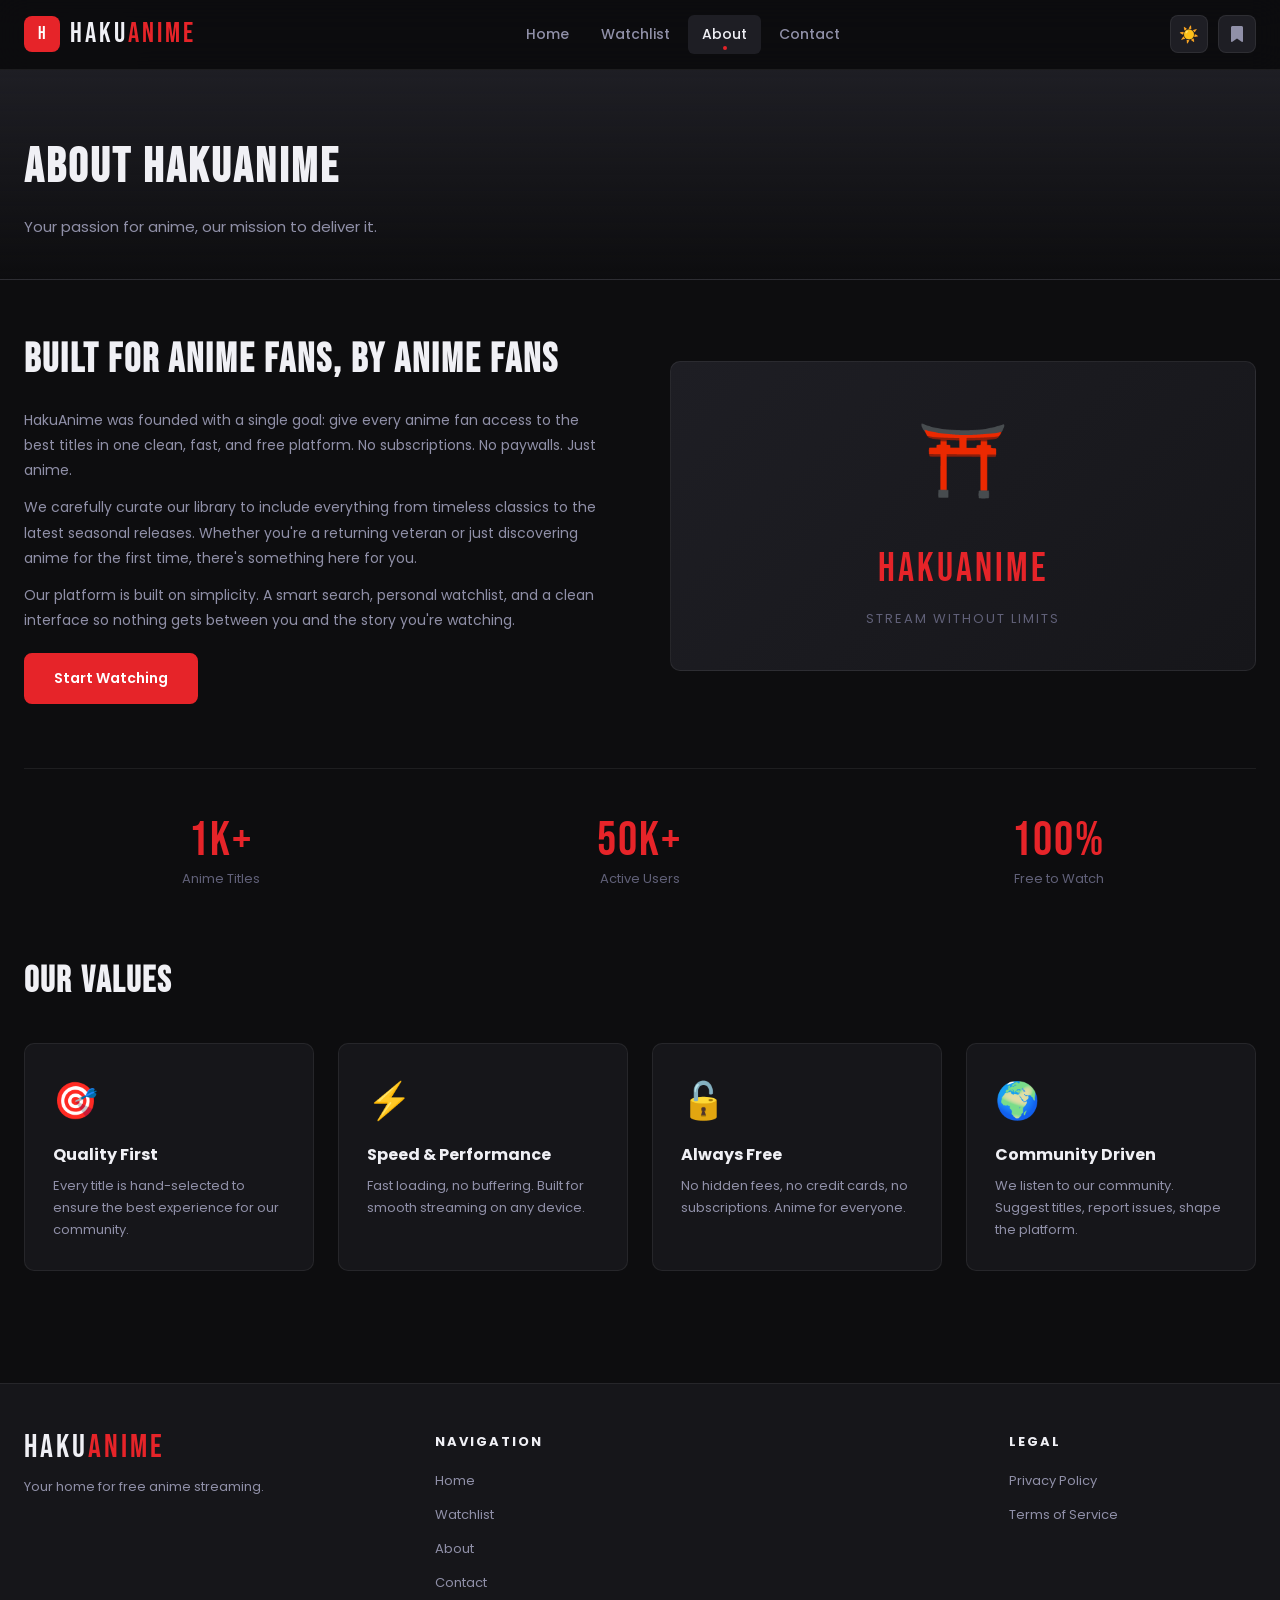
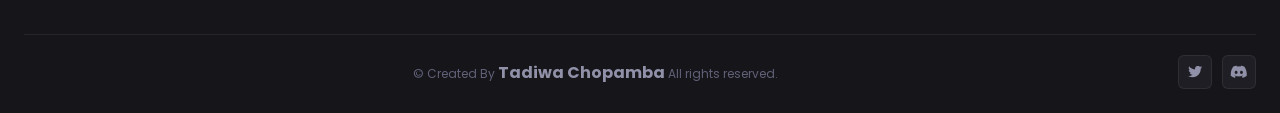
<file: pages/about.html>
<!DOCTYPE html>
<html lang="en">
  <head>
    <meta charset="UTF-8" />
    <meta name="viewport" content="width=device-width, initial-scale=1.0" />
    <title>About — HakuAnime</title>
    <link rel="preconnect" href="https://fonts.googleapis.com" />
    <link rel="preconnect" href="https://fonts.gstatic.com" crossorigin />
    <link
      href="https://fonts.googleapis.com/css2?family=Poppins:wght@300;400;500;600;700&family=Bebas+Neue&display=swap"
      rel="stylesheet" />
    <link
      rel="stylesheet"
      href="https://cdnjs.cloudflare.com/ajax/libs/font-awesome/6.5.0/css/all.min.css" />
    <link rel="stylesheet" href="../style/style.css" />
  </head>
  <body>
    <header id="header">
      <div class="header-inner">
        <a href="../index.html" class="logo">
          <div class="logo-icon">H</div>
          <span class="logo-text">HAKU<span>ANIME</span></span>
        </a>
        <nav id="nav-menu">
          <a href="../index.html" class="nav-link">Home</a>
          <a href="watchlist.html" class="nav-link">Watchlist</a>
          <a href="about.html" class="nav-link active">About</a>
          <a href="contact.html" class="nav-link">Contact</a>
        </nav>
        <div class="header-actions">
          <button class="icon-btn theme-toggle">
            <span class="dark-mode-icon">☀️</span>
          </button>
          <a href="watchlist.html" class="icon-btn"
            ><i class="fas fa-bookmark"></i
          ></a>
        </div>
        <button class="hamburger">
          <span></span><span></span><span></span>
        </button>
      </div>
    </header>
    <nav class="mobile-nav">
      <a href="../index.html" class="nav-link">Home</a>
      <a href="watchlist.html" class="nav-link">Watchlist</a>
      <a href="about.html" class="nav-link active">About</a>
      <a href="contact.html" class="nav-link">Contact</a>
    </nav>

    <div class="page-hero">
      <div class="container">
        <div class="breadcrumb">
          <a href="../index.html">Home</a>
          <span class="breadcrumb-sep">/</span>
          <span>About</span>
        </div>
        <h1>About HakuAnime</h1>
        <p>Your passion for anime, our mission to deliver it.</p>
      </div>
    </div>

    <div class="container" style="padding-bottom: 80px">
      <div class="about-grid">
        <div class="about-text">
          <h2>Built For Anime Fans, By Anime Fans</h2>
          <p>
            HakuAnime was founded with a single goal: give every anime fan
            access to the best titles in one clean, fast, and free platform. No
            subscriptions. No paywalls. Just anime.
          </p>
          <p>
            We carefully curate our library to include everything from timeless
            classics to the latest seasonal releases. Whether you're a returning
            veteran or just discovering anime for the first time, there's
            something here for you.
          </p>
          <p>
            Our platform is built on simplicity. A smart search, personal
            watchlist, and a clean interface so nothing gets between you and the
            story you're watching.
          </p>
          <a
            href="../index.html"
            class="btn-primary"
            style="display: inline-flex; margin-top: 8px"
            >Start Watching</a
          >
        </div>
        <div class="about-visual">
          <div style="font-size: 72px; margin-bottom: 20px">⛩️</div>
          <div
            style="
              font-family: 'Bebas Neue', sans-serif;
              font-size: 40px;
              letter-spacing: 3px;
              color: var(--primary-red);
            ">
            HAKUANIME
          </div>
          <div
            style="
              font-size: 13px;
              color: var(--text-muted);
              margin-top: 8px;
              letter-spacing: 2px;
            ">
            STREAM WITHOUT LIMITS
          </div>
        </div>
      </div>

      <div class="about-stats">
        <div class="stat-item">
          <div class="stat-num">1K+</div>
          <div class="stat-label">Anime Titles</div>
        </div>
        <div class="stat-item">
          <div class="stat-num">50K+</div>
          <div class="stat-label">Active Users</div>
        </div>
        <div class="stat-item">
          <div class="stat-num">100%</div>
          <div class="stat-label">Free to Watch</div>
        </div>
      </div>

      <!-- Values -->
      <div style="margin-top: 64px">
        <h2
          style="
            font-family: 'Bebas Neue', sans-serif;
            font-size: 36px;
            letter-spacing: 2px;
            margin-bottom: 32px;
          ">
          Our Values
        </h2>
        <div
          style="
            display: grid;
            grid-template-columns: repeat(auto-fill, minmax(260px, 1fr));
            gap: 24px;
          ">
          <div
            style="
              background: var(--card-bg);
              border: 1px solid var(--border);
              border-radius: var(--radius);
              padding: 28px;
            ">
            <div style="font-size: 36px; margin-bottom: 12px">🎯</div>
            <h3 style="font-size: 16px; font-weight: 700; margin-bottom: 8px">
              Quality First
            </h3>
            <p
              style="
                font-size: 13px;
                color: var(--text-secondary);
                line-height: 1.7;
              ">
              Every title is hand-selected to ensure the best experience for our
              community.
            </p>
          </div>
          <div
            style="
              background: var(--card-bg);
              border: 1px solid var(--border);
              border-radius: var(--radius);
              padding: 28px;
            ">
            <div style="font-size: 36px; margin-bottom: 12px">⚡</div>
            <h3 style="font-size: 16px; font-weight: 700; margin-bottom: 8px">
              Speed & Performance
            </h3>
            <p
              style="
                font-size: 13px;
                color: var(--text-secondary);
                line-height: 1.7;
              ">
              Fast loading, no buffering. Built for smooth streaming on any
              device.
            </p>
          </div>
          <div
            style="
              background: var(--card-bg);
              border: 1px solid var(--border);
              border-radius: var(--radius);
              padding: 28px;
            ">
            <div style="font-size: 36px; margin-bottom: 12px">🔓</div>
            <h3 style="font-size: 16px; font-weight: 700; margin-bottom: 8px">
              Always Free
            </h3>
            <p
              style="
                font-size: 13px;
                color: var(--text-secondary);
                line-height: 1.7;
              ">
              No hidden fees, no credit cards, no subscriptions. Anime for
              everyone.
            </p>
          </div>
          <div
            style="
              background: var(--card-bg);
              border: 1px solid var(--border);
              border-radius: var(--radius);
              padding: 28px;
            ">
            <div style="font-size: 36px; margin-bottom: 12px">🌍</div>
            <h3 style="font-size: 16px; font-weight: 700; margin-bottom: 8px">
              Community Driven
            </h3>
            <p
              style="
                font-size: 13px;
                color: var(--text-secondary);
                line-height: 1.7;
              ">
              We listen to our community. Suggest titles, report issues, shape
              the platform.
            </p>
          </div>
        </div>
      </div>
    </div>

    <footer id="footer">
      <div class="footer-inner">
        <div class="footer-top">
          <div class="footer-brand">
            <span class="logo-text"
              >HAKU<span style="color: var(--primary-red)">ANIME</span></span
            >
            <p class="footer-desc">Your home for free anime streaming.</p>
          </div>
          <div>
            <h4 class="footer-heading">Navigation</h4>
            <ul class="footer-links">
              <li><a href="../index.html" class="footer-link">Home</a></li>
              <li>
                <a href="watchlist.html" class="footer-link">Watchlist</a>
              </li>
              <li><a href="about.html" class="footer-link">About</a></li>
              <li><a href="contact.html" class="footer-link">Contact</a></li>
            </ul>
          </div>
          <div></div>
          <div>
            <h4 class="footer-heading">Legal</h4>
            <ul class="footer-links">
              <li><a href="#" class="footer-link">Privacy Policy</a></li>
              <li><a href="#" class="footer-link">Terms of Service</a></li>
            </ul>
          </div>
        </div>
        <div class="footer-bottom">
          <span class="footer-copy"
            >© Created By
            <a
              href="https://ai-datawizard.github.io/Portfolio/"
              class="footer-link"
              target="_blank"
              >Tadiwa Chopamba</a
            >
            All rights reserved.</span
          >
          <div class="footer-socials">
            <a href="#" class="social-btn"><i class="fab fa-twitter"></i></a>
            <a href="#" class="social-btn"><i class="fab fa-discord"></i></a>
          </div>
        </div>
      </div>
    </footer>

    <div id="toast-container"></div>
    <script src="../js/notifications.js"></script>
    <script src="../js/watchlist.js"></script>
    <script src="../js/dark-mode.js"></script>
    <script src="../js/main.js"></script>
  </body>
</html>
</file>
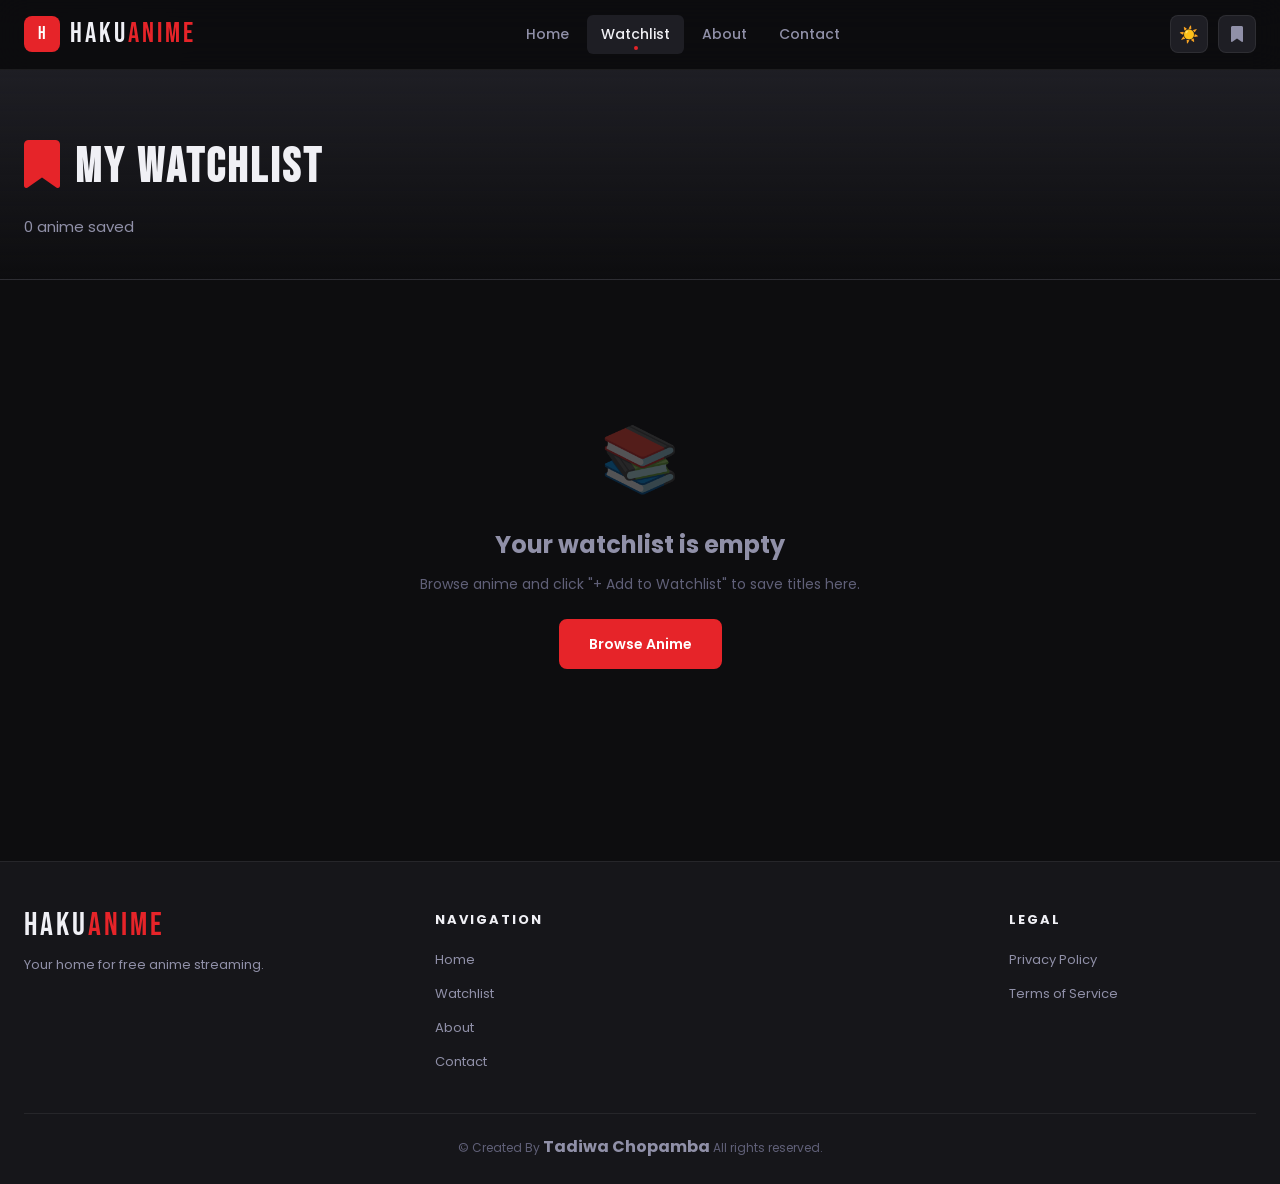
<file: pages/watchlist.html>
<!DOCTYPE html>
<html lang="en">
  <head>
    <meta charset="UTF-8" />
    <meta name="viewport" content="width=device-width, initial-scale=1.0" />
    <title>My Watchlist — HakuAnime</title>
    <link rel="preconnect" href="https://fonts.googleapis.com" />
    <link rel="preconnect" href="https://fonts.gstatic.com" crossorigin />
    <link
      href="https://fonts.googleapis.com/css2?family=Poppins:wght@300;400;500;600;700&family=Bebas+Neue&display=swap"
      rel="stylesheet" />
    <link
      rel="stylesheet"
      href="https://cdnjs.cloudflare.com/ajax/libs/font-awesome/6.5.0/css/all.min.css" />
    <link rel="stylesheet" href="../style/style.css" />
  </head>
  <body>
    <header id="header">
      <div class="header-inner">
        <a href="../index.html" class="logo">
          <div class="logo-icon">H</div>
          <span class="logo-text">HAKU<span>ANIME</span></span>
        </a>
        <nav id="nav-menu">
          <a href="../index.html" class="nav-link">Home</a>
          <a href="watchlist.html" class="nav-link active">Watchlist</a>
          <a href="about.html" class="nav-link">About</a>
          <a href="contact.html" class="nav-link">Contact</a>
        </nav>
        <div class="header-actions">
          <button class="icon-btn theme-toggle">
            <span class="dark-mode-icon">☀️</span>
          </button>
          <a href="watchlist.html" class="icon-btn"
            ><i class="fas fa-bookmark"></i
          ></a>
        </div>
        <button class="hamburger">
          <span></span><span></span><span></span>
        </button>
      </div>
    </header>
    <nav class="mobile-nav">
      <a href="../index.html" class="nav-link">Home</a>
      <a href="watchlist.html" class="nav-link active">Watchlist</a>
      <a href="about.html" class="nav-link">About</a>
      <a href="contact.html" class="nav-link">Contact</a>
    </nav>

    <div class="page-hero">
      <div class="container">
        <div class="breadcrumb">
          <a href="../index.html">Home</a>
          <span class="breadcrumb-sep">/</span>
          <span>My Watchlist</span>
        </div>
        <h1>
          <i
            class="fas fa-bookmark"
            style="color: var(--primary-red); margin-right: 12px"></i
          >My Watchlist
        </h1>
        <p id="watchlist-count">Loading your saved anime...</p>
      </div>
    </div>

    <div class="container" style="padding-bottom: 80px">
      <div id="watchlist-content"></div>
    </div>

    <footer id="footer">
      <div class="footer-inner">
        <div class="footer-top">
          <div class="footer-brand">
            <span class="logo-text"
              >HAKU<span style="color: var(--primary-red)">ANIME</span></span
            >
            <p class="footer-desc">Your home for free anime streaming.</p>
          </div>
          <div>
            <h4 class="footer-heading">Navigation</h4>
            <ul class="footer-links">
              <li><a href="../index.html" class="footer-link">Home</a></li>
              <li>
                <a href="watchlist.html" class="footer-link">Watchlist</a>
              </li>
              <li><a href="about.html" class="footer-link">About</a></li>
              <li><a href="contact.html" class="footer-link">Contact</a></li>
            </ul>
          </div>
          <div></div>
          <div>
            <h4 class="footer-heading">Legal</h4>
            <ul class="footer-links">
              <li><a href="#" class="footer-link">Privacy Policy</a></li>
              <li><a href="#" class="footer-link">Terms of Service</a></li>
            </ul>
          </div>
        </div>
        <div class="footer-bottom">
          <span class="footer-copy"
            >© Created By
            <a
              href="https://ai-datawizard.github.io/Portfolio/"
              class="footer-link"
              target="_blank"
              >Tadiwa Chopamba</a
            >
            All rights reserved.</span
          >
        </div>
      </div>
    </footer>

    <div id="toast-container"></div>

    <script src="../js/notifications.js"></script>
    <script src="../js/watchlist.js"></script>
    <script src="../js/dark-mode.js"></script>
    <script src="../js/anime-data.js"></script>
    <script src="../js/main.js"></script>
    <script>
      (async () => {
        const anime = await loadAnime();
        window.allAnime = anime;
        renderWatchlistPage();
      })();

      function renderWatchlistPage() {
        const ids = getWatchlist();
        const countEl = document.getElementById("watchlist-count");
        const content = document.getElementById("watchlist-content");

        if (ids.length === 0) {
          countEl.textContent = "0 anime saved";
          content.innerHTML = `
          <div class="watchlist-empty">
            <div class="watchlist-empty-icon">📚</div>
            <h2>Your watchlist is empty</h2>
            <p>Browse anime and click "+ Add to Watchlist" to save titles here.</p>
            <a href="../index.html" class="btn-primary">Browse Anime</a>
          </div>
        `;
          return;
        }

        const savedAnime = window.allAnime.filter((a) => ids.includes(a.id));
        countEl.textContent = `${savedAnime.length} anime saved`;

        const grid = document.createElement("div");
        grid.className = "watchlist-grid";

        savedAnime.forEach((a) => {
          const card = document.createElement("div");
          card.className = "watchlist-card";
          card.dataset.id = a.id;
          card.innerHTML = `
          <button class="watchlist-remove" title="Remove from watchlist" onclick="handleRemove('${
            a.id
          }')">✕</button>
          <div class="card-poster" style="cursor:pointer" onclick="window.location.href='anime-detail.html?id=${
            a.id
          }'">
            <img src="${a.cover}" alt="${a.title}" loading="lazy">
          </div>
          <div class="card-info">
            <div class="card-title">${a.title}</div>
            <div class="card-meta">
              <span>${a.year}</span>
              <span class="card-meta-dot"></span>
              <span>${a.episodes} EP</span>
              <span class="card-meta-dot"></span>
              <span style="color:${
                a.status === "Ongoing" ? "#4caf50" : "var(--text-muted)"
              }">${a.status}</span>
            </div>
          </div>
        `;
          grid.appendChild(card);
        });

        content.innerHTML = "";
        content.appendChild(grid);
      }

      function handleRemove(id) {
        removeFromWatchlist(id);
        showToast("Removed from watchlist", "info");
        renderWatchlistPage();
      }
    </script>
  </body>
</html>
</file>
<file: style/style.css>
/* =============================================
   HAKUANIME — Main Stylesheet
   Design: Dark cinematic anime aesthetic
   Font: Poppins + Bebas Neue
   Colors: Crimson, near-black, off-white
============================================= */

@import url("https://fonts.googleapis.com/css2?family=Poppins:wght@300;400;500;600;700&family=Bebas+Neue&display=swap");

/* ---- CSS Variables ---- */
:root {
  --primary-red: #e62429;
  --primary-red-dark: #b01a1e;
  --primary-red-glow: rgba(230, 36, 41, 0.35);
  --dark-bg: #0d0d0f;
  --card-bg: #16161a;
  --surface: #1e1e24;
  --surface-hover: #252530;
  --border: rgba(255, 255, 255, 0.07);
  --border-btn-sec: 2px solid rgba(255, 255, 255, 0.2);
  --title-primary: #f0f0f5;
  --text-primary: #f0f0f5;
  --text-secondary: #9090a8;
  --text-muted: #606078;
  --snow-white: #ffffff;
  --shadow: 0 8px 32px rgba(0, 0, 0, 0.5);
  --shadow-card: 0 4px 20px rgba(0, 0, 0, 0.4);
  --radius: 10px;
  --radius-sm: 6px;
  --transition: 0.25s ease;
  --header-h: 70px;
}

/* Light Mode */
body.light-mode {
  --dark-bg: #f3f3f7;
  --card-bg: #ffffff;
  --surface: #eaeaf0;
  --surface-hover: #dddde8;
  --border: rgba(0, 0, 0, 0.1);
  --border-btn-sec: 2px solid var(--primary-red);
  --title-primary: var(--primary-red-dark);
  --text-primary: #111118;
  --text-secondary: #55556a;
  --text-muted: #888898;
  --shadow: 0 8px 32px rgba(0, 0, 0, 0.1);
  --shadow-card: 0 4px 20px rgba(0, 0, 0, 0.08);
}

/* ---- Reset & Base ---- */
*,
*::before,
*::after {
  box-sizing: border-box;
  margin: 0;
  padding: 0;
}
html {
  scroll-behavior: smooth;
}
body {
  background: var(--dark-bg);
  color: var(--text-primary);
  font-family: "Poppins", sans-serif;
  font-size: 15px;
  line-height: 1.6;
  transition: background var(--transition), color var(--transition);
  overflow-x: hidden;
}
a {
  color: inherit;
  text-decoration: none;
}
img {
  max-width: 100%;
  display: block;
}
ul {
  list-style: none;
}
button {
  cursor: pointer;
  border: none;
  background: none;
  font-family: inherit;
}

/* ---- Scrollbar ---- */
::-webkit-scrollbar {
  width: 6px;
}
::-webkit-scrollbar-track {
  background: var(--dark-bg);
}
::-webkit-scrollbar-thumb {
  background: var(--primary-red);
  border-radius: 3px;
}

/* ---- HEADER ---- */
#header {
  position: fixed;
  top: 0;
  left: 0;
  right: 0;
  height: var(--header-h);
  background: rgba(13, 13, 15, 0.92);
  backdrop-filter: blur(16px);
  -webkit-backdrop-filter: blur(16px);
  border-bottom: 1px solid var(--border);
  z-index: 1000;
  display: flex;
  align-items: center;
  transition: background var(--transition);
}
body.light-mode #header {
  background: rgba(243, 243, 247, 0.92);
}
.header-inner {
  display: flex;
  align-items: center;
  justify-content: space-between;
  width: 100%;
  max-width: 1400px;
  margin: 0 auto;
  padding: 0 24px;
  gap: 20px;
}
.logo {
  display: flex;
  align-items: center;
  gap: 10px;
  flex-shrink: 0;
}
.logo-icon {
  width: 36px;
  height: 36px;
  background: var(--primary-red);
  border-radius: 8px;
  display: grid;
  place-items: center;
  font-size: 18px;
  color: white;
  font-family: "Bebas Neue", sans-serif;
  letter-spacing: 1px;
}
.logo-text {
  font-family: "Bebas Neue", sans-serif;
  font-size: 28px;
  letter-spacing: 3px;
  color: var(--text-primary);
  line-height: 1;
}
.logo-text span {
  color: var(--primary-red);
}

/* Nav */
#nav-menu {
  display: flex;
  align-items: center;
  gap: 4px;
}
.nav-link {
  padding: 8px 14px;
  border-radius: var(--radius-sm);
  font-size: 14px;
  font-weight: 500;
  color: var(--text-secondary);
  transition: color var(--transition), background var(--transition);
  position: relative;
}
.nav-link:hover,
.nav-link.active {
  color: var(--text-primary);
  background: var(--surface);
}
.nav-link.active::after {
  content: "";
  position: absolute;
  bottom: 4px;
  left: 50%;
  transform: translateX(-50%);
  width: 4px;
  height: 4px;
  background: var(--primary-red);
  border-radius: 50%;
}

/* Header Actions */
.header-actions {
  display: flex;
  align-items: center;
  gap: 10px;
}
.header-search {
  display: flex;
  align-items: center;
  background: var(--surface);
  border: 1px solid var(--border);
  border-radius: 8px;
  overflow: hidden;
  transition: border-color var(--transition);
}
.header-search:focus-within {
  border-color: var(--primary-red);
}
.header-search input {
  background: none;
  border: none;
  outline: none;
  padding: 8px 12px;
  color: var(--text-primary);
  font-family: inherit;
  font-size: 13px;
  width: 200px;
  transition: width var(--transition);
}
.header-search input::placeholder {
  color: var(--text-muted);
}
.header-search button {
  padding: 8px 12px;
  color: var(--text-muted);
  transition: color var(--transition);
}
.header-search button:hover {
  color: var(--primary-red);
}

.icon-btn {
  width: 38px;
  height: 38px;
  border-radius: 8px;
  display: grid;
  place-items: center;
  color: var(--text-secondary);
  background: var(--surface);
  border: 1px solid var(--border);
  transition: all var(--transition);
  font-size: 16px;
}
.icon-btn:hover {
  color: var(--text-primary);
  border-color: var(--primary-red);
  background: var(--surface-hover);
}

/* Mobile Nav Toggle */
.hamburger {
  display: none;
  flex-direction: column;
  gap: 5px;
  padding: 8px;
  cursor: pointer;
}
.hamburger span {
  display: block;
  width: 22px;
  height: 2px;
  background: var(--text-primary);
  border-radius: 2px;
  transition: all 0.3s;
}

/* ---- HERO / BANNER ---- */
#hero {
  margin-top: var(--header-h);
  height: 600px;
  position: relative;
  overflow: hidden;
}
.hero-slide {
  position: absolute;
  inset: 0;
  opacity: 0;
  transition: opacity 0.8s ease;
  display: none;
}
.hero-slide.active {
  opacity: 1;
  display: block;
}
.hero-bg {
  width: 100%;
  height: 100%;
  object-fit: cover;
  filter: brightness(0.45) saturate(1.2);
}
.hero-gradient {
  position: absolute;
  inset: 0;
  background: linear-gradient(
      to right,
      rgba(13, 13, 15, 0.95) 30%,
      rgba(13, 13, 15, 0.4) 70%,
      transparent 100%
    ),
    linear-gradient(to top, var(--dark-bg) 0%, transparent 40%);
}
.hero-content {
  position: absolute;
  bottom: 80px;
  left: 0;
  right: 0;
  max-width: 1400px;
  margin: 0 auto;
  padding: 0 40px;
}
.hero-label {
  display: inline-flex;
  align-items: center;
  gap: 6px;
  background: var(--primary-red);
  color: white;
  font-size: 11px;
  font-weight: 700;
  letter-spacing: 2px;
  text-transform: uppercase;
  padding: 4px 12px;
  border-radius: 4px;
  margin-bottom: 14px;
}
.hero-title {
  font-family: "Bebas Neue", sans-serif;
  font-size: clamp(42px, 6vw, 72px);
  line-height: 1;
  letter-spacing: 2px;
  color: var(--title-primary);
  margin-bottom: 8px;
}
.hero-japanese {
  font-size: 15px;
  color: var(--text-muted);
  margin-bottom: 14px;
  letter-spacing: 2px;
}
.hero-meta {
  display: flex;
  align-items: center;
  gap: 16px;
  margin-bottom: 16px;
  flex-wrap: wrap;
}
.hero-rating {
  display: flex;
  align-items: center;
  gap: 5px;
  color: #f5c518;
  font-weight: 600;
  font-size: 14px;
}
.hero-genres {
  display: flex;
  gap: 8px;
  flex-wrap: wrap;
}
.genre-tag {
  background: rgba(255, 255, 255, 0.1);
  border: 1px solid rgba(255, 255, 255, 0.2);
  padding: 3px 10px;
  border-radius: 20px;
  font-size: 12px;
  font-weight: 500;
  color: var(--text-secondary);
  backdrop-filter: blur(8px);
}
.hero-desc {
  max-width: 500px;
  color: var(--text-secondary);
  font-size: 14px;
  line-height: 1.7;
  margin-bottom: 24px;
  display: -webkit-box;
  --webkit-line-clamp: 3;
  -webkit-box-orient: vertical;
  overflow: hidden;
}
.hero-buttons {
  display: flex;
  gap: 12px;
  align-items: center;
}
.btn-primary {
  display: inline-flex;
  align-items: center;
  gap: 8px;
  background: var(--primary-red);
  color: white;
  padding: 12px 28px;
  border-radius: 8px;
  font-size: 14px;
  font-weight: 600;
  transition: all var(--transition);
  border: 2px solid var(--primary-red);
}
.btn-primary:hover {
  background: var(--primary-red-dark);
  transform: translateY(-2px);
  box-shadow: 0 8px 24px var(--primary-red-glow);
}
.btn-secondary {
  display: inline-flex;
  align-items: center;
  gap: 8px;
  background: rgba(255, 255, 255, 0.1);
  color: var(--title-primary);
  padding: 12px 28px;
  border-radius: 8px;
  font-size: 14px;
  font-weight: 600;
  border: var(--border-btn-sec);
  transition: all var(--transition);
  backdrop-filter: blur(8px);
}
.btn-secondary:hover {
  background: rgba(255, 255, 255, 0.18);
  transform: translateY(-2px);
}

/* Hero dots nav */
.hero-dots {
  position: absolute;
  bottom: 24px;
  left: 50%;
  transform: translateX(-50%);
  display: flex;
  gap: 8px;
}
.hero-dot {
  width: 8px;
  height: 8px;
  border-radius: 50%;
  background: rgba(255, 255, 255, 0.3);
  cursor: pointer;
  transition: all var(--transition);
}
.hero-dot.active {
  background: var(--primary-red);
  width: 24px;
  border-radius: 4px;
}

/* ---- SECTION COMMONS ---- */
.section {
  padding: 64px 0;
}
.section-header {
  display: flex;
  align-items: center;
  justify-content: space-between;
  margin-bottom: 32px;
}
.section-title {
  display: flex;
  align-items: center;
  gap: 12px;
  font-size: 22px;
  font-weight: 700;
}
.section-title::before {
  content: "";
  width: 4px;
  height: 28px;
  background: var(--primary-red);
  border-radius: 2px;
  flex-shrink: 0;
}
.section-link {
  font-size: 13px;
  font-weight: 600;
  color: var(--primary-red);
  display: flex;
  align-items: center;
  gap: 4px;
  transition: gap var(--transition);
}
.section-link:hover {
  gap: 8px;
}
.container {
  max-width: 1400px;
  margin: 0 auto;
  padding: 0 24px;
  position: relative;
}

/* ---- ANIME GRID ---- */
.anime-grid {
  display: grid;
  grid-template-columns: repeat(auto-fill, minmax(180px, 1fr));
  gap: 20px;
}
.anime-card {
  position: relative;
  background: var(--card-bg);
  border-radius: var(--radius);
  overflow: hidden;
  border: 1px solid var(--border);
  transition: all var(--transition);
  cursor: pointer;
}
.anime-card:hover {
  transform: translateY(-6px);
  border-color: var(--primary-red);
  box-shadow: 0 16px 40px rgba(0, 0, 0, 0.5), 0 0 0 1px var(--primary-red);
}
.card-poster {
  position: relative;
  aspect-ratio: 2/3;
  overflow: hidden;
}
.card-poster img {
  width: 100%;
  height: 100%;
  object-fit: cover;
  transition: transform 0.4s ease;
}
.anime-card:hover .card-poster img {
  transform: scale(1.06);
}
.card-overlay {
  position: absolute;
  inset: 0;
  background: linear-gradient(
    to top,
    rgba(13, 13, 15, 0.95) 0%,
    transparent 50%
  );
  opacity: 0;
  transition: opacity var(--transition);
  display: flex;
  flex-direction: column;
  justify-content: flex-end;
  padding: 16px 12px;
  gap: 8px;
}
.anime-card:hover .card-overlay {
  opacity: 1;
}
.overlay-actions {
  display: flex;
  gap: 8px;
}
.overlay-btn {
  flex: 1;
  padding: 8px;
  border-radius: 6px;
  font-size: 12px;
  font-weight: 600;
  text-align: center;
  transition: all var(--transition);
}
.overlay-btn.play {
  background: var(--primary-red);
  color: white;
}
.overlay-btn.play:hover {
  background: var(--primary-red-dark);
}
.overlay-btn.add {
  background: rgba(255, 255, 255, 0.15);
  color: white;
  border: 1px solid rgba(255, 255, 255, 0.25);
}
.overlay-btn.add:hover {
  background: rgba(255, 255, 255, 0.25);
}
.overlay-btn.add.in-watchlist {
  background: rgba(230, 36, 41, 0.2);
  border-color: var(--primary-red);
  color: var(--primary-red);
}

.card-badge {
  position: absolute;
  top: 8px;
  left: 8px;
  background: var(--primary-red);
  color: white;
  font-size: 10px;
  font-weight: 700;
  padding: 2px 7px;
  border-radius: 4px;
  letter-spacing: 1px;
  text-transform: uppercase;
}
.card-rating {
  position: absolute;
  top: 8px;
  right: 8px;
  background: rgba(0, 0, 0, 0.75);
  color: #f5c518;
  font-size: 11px;
  font-weight: 700;
  padding: 3px 7px;
  border-radius: 4px;
  display: flex;
  align-items: center;
  gap: 3px;
  backdrop-filter: blur(6px);
}
.card-info {
  padding: 12px;
}
.card-title {
  font-size: 13px;
  font-weight: 600;
  color: var(--text-primary);
  margin-bottom: 4px;
  white-space: nowrap;
  overflow: hidden;
  text-overflow: ellipsis;
  transition: color var(--transition);
}
.anime-card:hover .card-title {
  color: var(--primary-red);
}
.card-meta {
  display: flex;
  align-items: center;
  gap: 8px;
  font-size: 11px;
  color: var(--text-muted);
}
.card-meta-dot {
  width: 3px;
  height: 3px;
  border-radius: 50%;
  background: var(--text-muted);
}

/* ---- TRENDING ROW ---- */
.trending-grid {
  display: grid;
  grid-template-columns: repeat(auto-fill, minmax(280px, 1fr));
  gap: 16px;
}
.trending-card {
  display: flex;
  gap: 14px;
  background: var(--card-bg);
  border: 1px solid var(--border);
  border-radius: var(--radius);
  padding: 12px;
  cursor: pointer;
  transition: all var(--transition);
  position: relative;
  overflow: hidden;
}
.trending-card::before {
  content: "";
  position: absolute;
  inset: 0;
  background: linear-gradient(135deg, transparent, var(--primary-red-glow));
  opacity: 0;
  transition: opacity var(--transition);
}
.trending-card:hover {
  border-color: var(--primary-red);
  transform: translateY(-3px);
}
.trending-card:hover::before {
  opacity: 1;
}
.trending-thumb {
  width: 70px;
  height: 100px;
  border-radius: 6px;
  overflow: hidden;
  flex-shrink: 0;
}
.trending-thumb img {
  width: 100%;
  height: 100%;
  object-fit: cover;
}
.trending-info {
  display: flex;
  flex-direction: column;
  gap: 4px;
  position: relative;
  z-index: 1;
  flex: 1;
  min-width: 0;
}
.trending-num {
  font-family: "Bebas Neue", sans-serif;
  font-size: 32px;
  color: var(--text-muted);
  line-height: 1;
  opacity: 0.4;
}
.trending-title {
  font-size: 14px;
  font-weight: 600;
  color: var(--text-primary);
  white-space: nowrap;
  overflow: hidden;
  text-overflow: ellipsis;
}
.trending-genres {
  display: flex;
  gap: 5px;
  flex-wrap: wrap;
}
.trending-genre-tag {
  font-size: 10px;
  padding: 2px 7px;
  border-radius: 12px;
  background: var(--surface);
  color: var(--text-muted);
}
.trending-status {
  font-size: 11px;
  font-weight: 600;
  margin-top: auto;
}
.trending-status.ongoing {
  color: #4caf50;
}
.trending-status.completed {
  color: var(--text-muted);
}

/* ---- FILTER BAR ---- */
.filter-bar {
  display: flex;
  align-items: center;
  gap: 10px;
  margin-bottom: 32px;
  flex-wrap: wrap;
}
.filter-btn {
  padding: 7px 18px;
  border-radius: 20px;
  font-size: 13px;
  font-weight: 500;
  color: var(--text-secondary);
  background: var(--surface);
  border: 1px solid var(--border);
  transition: all var(--transition);
}
.filter-btn:hover,
.filter-btn.active {
  background: var(--primary-red);
  color: white;
  border-color: var(--primary-red);
}

/* ---- SEARCH RESULTS ---- */
#search-results-section {
  display: none;
  padding: 32px 0 64px;
}
#search-results-section.visible {
  display: block;
}
.search-results-title {
  font-size: 18px;
  font-weight: 600;
  margin-bottom: 24px;
  color: var(--text-secondary);
}
.search-results-title span {
  color: var(--primary-red);
}

/* ---- FOOTER ---- */
#footer {
  background: var(--card-bg);
  border-top: 1px solid var(--border);
  padding: 48px 0 24px;
  margin-top: 32px;
}
.footer-inner {
  max-width: 1400px;
  margin: 0 auto;
  padding: 0 24px;
}
.footer-top {
  display: grid;
  grid-template-columns: 1.5fr repeat(3, 1fr);
  gap: 40px;
  margin-bottom: 40px;
}
.footer-brand .logo-text {
  font-size: 32px;
  margin-bottom: 12px;
  display: block;
}
.footer-desc {
  font-size: 13px;
  color: var(--text-secondary);
  line-height: 1.7;
  max-width: 260px;
}
.footer-heading {
  font-size: 13px;
  font-weight: 700;
  text-transform: uppercase;
  letter-spacing: 2px;
  color: var(--text-primary);
  margin-bottom: 16px;
}
.footer-links {
  display: flex;
  flex-direction: column;
  gap: 10px;
}
.footer-link {
  font-size: 13px;
  color: var(--text-secondary);
  transition: color var(--transition);
}
.footer-link:hover {
  color: var(--primary-red);
}
.footer-bottom {
  border-top: 1px solid var(--border);
  padding-top: 20px;
  display: flex;
  align-items: center;
  justify-content: space-between;
  flex-wrap: wrap;
  gap: 12px;
}
.footer-copy {
  font-size: 12px;
  color: var(--text-muted);
  margin: 0 auto;
  a {
    font-weight: bold;
    font-size: 1rem;
  }
}
.footer-socials {
  display: flex;
  gap: 10px;
}
.social-btn {
  width: 34px;
  height: 34px;
  border-radius: 6px;
  background: var(--surface);
  border: 1px solid var(--border);
  display: grid;
  place-items: center;
  font-size: 14px;
  color: var(--text-secondary);
  transition: all var(--transition);
}
.social-btn:hover {
  background: var(--primary-red);
  border-color: var(--primary-red);
  color: white;
}

/* ---- TOAST ---- */
#toast-container {
  position: fixed;
  bottom: 24px;
  right: 24px;
  z-index: 9999;
  display: flex;
  flex-direction: column;
  gap: 10px;
  pointer-events: none;
}
.toast {
  display: flex;
  align-items: center;
  gap: 10px;
  background: var(--surface);
  border: 1px solid var(--border);
  border-left: 3px solid var(--primary-red);
  padding: 12px 18px;
  border-radius: var(--radius-sm);
  font-size: 13px;
  font-weight: 500;
  color: var(--text-primary);
  box-shadow: var(--shadow);
  animation: toastIn 0.3s ease forwards;
  pointer-events: all;
  min-width: 260px;
}
.toast.success {
  border-left-color: #4caf50;
}
.toast.error {
  border-left-color: #e53935;
}
.toast-icon {
  font-size: 16px;
}
@keyframes toastIn {
  from {
    transform: translateX(100%);
    opacity: 0;
  }
  to {
    transform: translateX(0);
    opacity: 1;
  }
}
@keyframes toastOut {
  from {
    transform: translateX(0);
    opacity: 1;
  }
  to {
    transform: translateX(120%);
    opacity: 0;
  }
}
.toast.removing {
  animation: toastOut 0.3s ease forwards;
}

/* ---- DETAIL PAGE ---- */
.detail-hero {
  margin-top: var(--header-h);
  height: 30rem;
  width: 100%;
  position: relative;
  overflow: hidden;
}
.detail-hero-bg {
  width: 100%;
  height: 100%;
  object-fit: cover;
  filter: brightness(0.5) saturate(1.1) blur(2px);
  transform: scale(1.05);
}
.detail-hero-overlay {
  position: absolute;
  inset: 0;
  background: linear-gradient(
    to top,
    var(--dark-bg) 0%,
    rgba(13, 13, 15, 0.4) 60%,
    transparent 100%
  );
}

.detail-content {
  max-width: 1400px;
  margin: 0 auto;
  padding: 0 24px;
  display: grid;
  grid-template-columns: 240px 1fr;
  gap: 40px;
  margin-top: -120px;
  position: relative;
  z-index: 10;
}
.detail-poster-wrap {
  position: relative;
}
.detail-poster {
  width: 100%;
  aspect-ratio: 2/3;
  object-fit: cover;
  border-radius: var(--radius);
  border: 2px solid var(--border);
  box-shadow: var(--shadow);
}

.detail-title {
  font-family: "Bebas Neue", sans-serif;
  font-size: 4rem;
  letter-spacing: 2px;
  line-height: 1;
  margin-bottom: 4px;
}
.detail-japanese {
  color: var(--text-muted);
  font-size: 14px;
  letter-spacing: 2px;
  margin-bottom: 16px;
}
.detail-badges {
  display: flex;
  gap: 8px;
  flex-wrap: wrap;
  margin-bottom: 16px;
}
.detail-badge {
  padding: 4px 12px;
  border-radius: 4px;
  font-size: 12px;
  font-weight: 600;
}
.detail-badge.rating {
  background: rgba(245, 197, 24, 0.15);
  color: #f5c518;
}
.detail-badge.episodes {
  background: var(--surface);
  color: var(--text-secondary);
}
.detail-badge.status-ongoing {
  background: rgba(76, 175, 80, 0.15);
  color: #4caf50;
}
.detail-badge.status-completed {
  background: var(--surface);
  color: var(--text-secondary);
}
.detail-desc {
  color: var(--text-secondary);
  font-size: 14px;
  line-height: 1.8;
  margin-bottom: 24px;
  max-width: 620px;
}
.detail-actions {
  display: flex;
  gap: 12px;
  flex-wrap: wrap;
  margin-bottom: 32px;
}
.detail-genres {
  display: flex;
  gap: 8px;
  flex-wrap: wrap;
}
.detail-genre-tag {
  background: var(--surface);
  border: 1px solid var(--border);
  padding: 5px 14px;
  border-radius: 20px;
  font-size: 12px;
  color: var(--text-secondary);
}

/* Video section */
.video-section {
  padding: 48px 0;
}
.video-wrapper {
  position: relative;
  padding-bottom: 56.25%;
  height: 0;
  border-radius: var(--radius);
  overflow: hidden;
  background: #000;
}
.video-wrapper iframe {
  position: absolute;
  top: 0;
  left: 0;
  width: 100%;
  height: 100%;
}

/* ---- WATCHLIST PAGE ---- */
.watchlist-empty {
  text-align: center;
  padding: 80px 24px;
}
.watchlist-empty-icon {
  font-size: 64px;
  margin-bottom: 16px;
  opacity: 0.3;
}
.watchlist-empty h2 {
  font-size: 24px;
  margin-bottom: 8px;
  color: var(--text-secondary);
}
.watchlist-empty p {
  color: var(--text-muted);
  font-size: 14px;
  margin-bottom: 24px;
}
.watchlist-grid {
  display: grid;
  grid-template-columns: repeat(auto-fill, minmax(220px, 1fr));
  gap: 20px;
}
.watchlist-card {
  position: relative;
  background: var(--card-bg);
  border: 1px solid var(--border);
  border-radius: var(--radius);
  overflow: hidden;
  transition: all var(--transition);
}
.watchlist-card:hover {
  border-color: var(--primary-red);
  transform: translateY(-4px);
}
.watchlist-remove {
  position: absolute;
  top: 8px;
  right: 8px;
  width: 28px;
  height: 28px;
  background: rgba(230, 36, 41, 0.85);
  color: white;
  border-radius: 50%;
  display: grid;
  place-items: center;
  font-size: 13px;
  z-index: 10;
  opacity: 0;
  transition: opacity var(--transition);
}
.watchlist-card:hover .watchlist-remove {
  opacity: 1;
}

/* ---- PAGE HERO ---- */
.page-hero {
  margin-top: var(--header-h);
  padding: 60px 0 40px;
  background: linear-gradient(180deg, var(--surface) 0%, transparent 100%);
  border-bottom: 1px solid var(--border);
  margin-bottom: 48px;
}
.page-hero h1 {
  font-family: "Bebas Neue", sans-serif;
  font-size: 48px;
  letter-spacing: 3px;
}
.page-hero p {
  color: var(--text-secondary);
  margin-top: 8px;
}
.breadcrumb {
  display: flex;
  align-items: center;
  position: absolute;
  top: -6rem;
  gap: 8px;
  font-size: 12px;
  color: var(--text-muted);
  /*margin-bottom: 10rem;*/
}
.breadcrumb a {
  color: var(--primary-red);
}
.breadcrumb-sep {
  opacity: 0.4;
}

/* About page */
.about-grid {
  display: grid;
  grid-template-columns: 1fr 1fr;
  gap: 60px;
  align-items: center;
  margin-bottom: 64px;
}
.about-text h2 {
  font-family: "Bebas Neue", sans-serif;
  font-size: 40px;
  letter-spacing: 2px;
  margin-bottom: 16px;
}
.about-text p {
  color: var(--text-secondary);
  font-size: 14px;
  line-height: 1.8;
  margin-bottom: 12px;
}
.about-visual {
  background: linear-gradient(135deg, var(--surface), var(--card-bg));
  border: 1px solid var(--border);
  border-radius: var(--radius);
  padding: 40px;
  text-align: center;
}
.about-stats {
  display: grid;
  grid-template-columns: repeat(3, 1fr);
  gap: 24px;
  margin-top: 48px;
  padding-top: 48px;
  border-top: 1px solid var(--border);
}
.stat-item {
  text-align: center;
}
.stat-num {
  font-family: "Bebas Neue", sans-serif;
  font-size: 48px;
  color: var(--primary-red);
  letter-spacing: 2px;
  line-height: 1;
}
.stat-label {
  font-size: 13px;
  color: var(--text-muted);
  margin-top: 4px;
}

/* Contact page */
.contact-grid {
  display: grid;
  grid-template-columns: 1fr 1.4fr;
  gap: 48px;
}
.contact-info-card {
  background: var(--card-bg);
  border: 1px solid var(--border);
  border-radius: var(--radius);
  padding: 32px;
}
.contact-info-card h2 {
  font-family: "Bebas Neue", sans-serif;
  font-size: 32px;
  letter-spacing: 2px;
  margin-bottom: 16px;
}
.contact-info-card p {
  color: var(--text-secondary);
  font-size: 14px;
  line-height: 1.7;
  margin-bottom: 28px;
}
.contact-item {
  display: flex;
  align-items: center;
  gap: 14px;
  padding: 14px 0;
  border-top: 1px solid var(--border);
}
.contact-item-icon {
  width: 38px;
  height: 38px;
  background: rgba(230, 36, 41, 0.12);
  border-radius: 8px;
  display: grid;
  place-items: center;
  color: var(--primary-red);
  font-size: 16px;
  flex-shrink: 0;
}
.contact-item-text small {
  display: block;
  font-size: 11px;
  color: var(--text-muted);
  text-transform: uppercase;
  letter-spacing: 1px;
}
.contact-item-text a {
  font-size: 14px;
  font-weight: 500;
}
.contact-form-card {
  background: var(--card-bg);
  border: 1px solid var(--border);
  border-radius: var(--radius);
  padding: 32px;
}
.contact-form-card h2 {
  font-family: "Bebas Neue", sans-serif;
  font-size: 32px;
  letter-spacing: 2px;
  margin-bottom: 24px;
}
.form-group {
  margin-bottom: 18px;
}
.form-label {
  display: block;
  font-size: 12px;
  font-weight: 600;
  text-transform: uppercase;
  letter-spacing: 1px;
  color: var(--text-secondary);
  margin-bottom: 7px;
}
.form-input {
  width: 100%;
  background: var(--surface);
  border: 1px solid var(--border);
  border-radius: 8px;
  padding: 11px 14px;
  color: var(--text-primary);
  font-family: inherit;
  font-size: 14px;
  outline: none;
  transition: border-color var(--transition);
}
.form-input:focus {
  border-color: var(--primary-red);
}
.form-input::placeholder {
  color: var(--text-muted);
}
textarea.form-input {
  resize: vertical;
  min-height: 120px;
}
.form-row {
  display: grid;
  grid-template-columns: 1fr 1fr;
  gap: 16px;
}

/* ---- MOBILE MENU ---- */
.mobile-nav {
  display: none;
  position: fixed;
  top: var(--header-h);
  left: 0;
  right: 0;
  background: var(--card-bg);
  border-bottom: 1px solid var(--border);
  padding: 16px 24px;
  z-index: 999;
  flex-direction: column;
  gap: 4px;
}
.mobile-nav.open {
  display: flex;
}
.mobile-nav .nav-link {
  padding: 12px 14px;
  display: block;
}

/* ---- NO RESULTS ---- */
.no-results {
  text-align: center;
  padding: 60px 24px;
  color: var(--text-muted);
  font-size: 15px;
  grid-column: 1/-1;
}

/* ---- RESPONSIVE ---- */
@media (max-width: 1100px) {
  .footer-top {
    grid-template-columns: 1fr 1fr;
  }
}
@media (max-width: 900px) {
  #nav-menu {
    display: none;
  }
  .hamburger {
    display: flex;
  }
  .header-search input {
    width: 140px;
  }
  .hero-content {
    padding: 0 24px;
  }
  .detail-content {
    grid-template-columns: 180px 1fr;
    gap: 24px;
  }
  .about-grid {
    grid-template-columns: 1fr;
  }
  .contact-grid {
    grid-template-columns: 1fr;
  }
}
@media (max-width: 600px) {
  #hero {
    height: 500px;
  }
  .hero-content {
    bottom: 60px;
  }
  .hero-title {
    font-size: 36px;
  }
  .anime-grid {
    grid-template-columns: repeat(auto-fill, minmax(140px, 1fr));
    gap: 14px;
  }
  .trending-grid {
    grid-template-columns: 1fr;
  }
  .footer-top {
    grid-template-columns: 1fr;
  }
  .detail-content {
    grid-template-columns: 1fr;
  }
  .detail-poster {
    max-width: 200px;
  }
  .detail-title {
    font-size: 36px;
  }
  .about-stats {
    grid-template-columns: 1fr;
  }
  .form-row {
    grid-template-columns: 1fr;
  }
  .header-search {
    display: none;
  }
}
</file>
